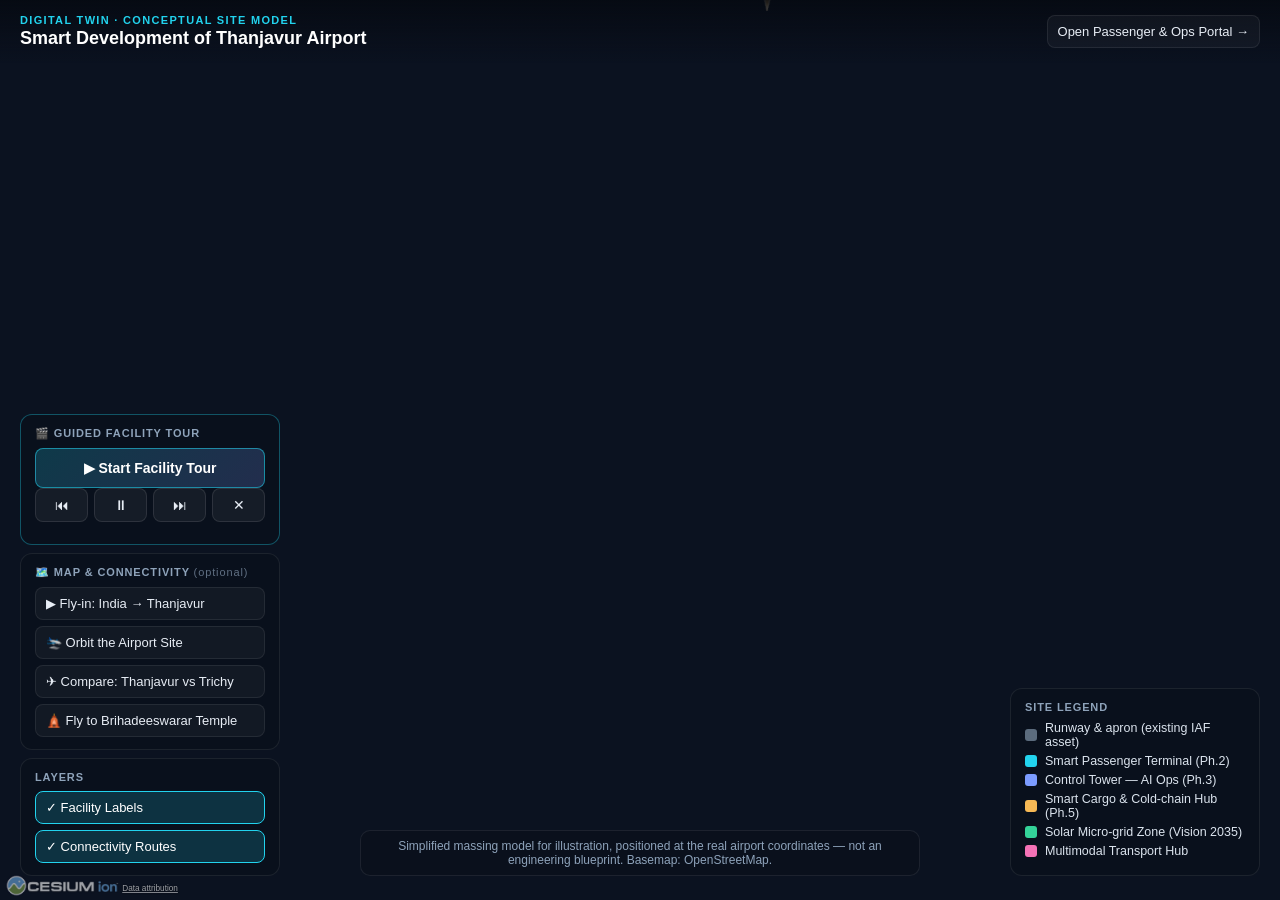
<file: digital-twin/index.html>
<!doctype html>
<html lang="en">
<head>
<meta charset="utf-8" />
<meta name="viewport" content="width=device-width, initial-scale=1" />
<title>Thanjavur Smart Airport — Digital Twin</title>
<link rel="stylesheet" href="vendor/cesium/Widgets/widgets.css" />
<link rel="stylesheet" href="../shared/style.css" />
<style>
  html, body, #cesiumContainer { width: 100%; height: 100%; margin: 0; padding: 0; overflow: hidden; background:#060a12; }
  #cesiumContainer { position: absolute; top:0; left:0; }

  .twin-topbar {
    position: absolute; top: 0; left: 0; right: 0; z-index: 20;
    display: flex; align-items: center; justify-content: space-between;
    padding: 14px 20px; background: linear-gradient(180deg, rgba(6,10,18,.92), rgba(6,10,18,0));
    pointer-events: none;
  }
  .twin-topbar .brand { pointer-events: auto; }
  .twin-topbar .brand .kicker { font-size: 11px; letter-spacing: .12em; color: var(--accent); text-transform: uppercase; font-weight: 700; }
  .twin-topbar .brand h1 { margin: 2px 0 0; font-size: 18px; color: #fff; font-weight: 700; }
  .twin-topbar nav { pointer-events: auto; display:flex; gap:8px; }

  .twin-controls {
    position: absolute; left: 20px; bottom: 24px; z-index: 20;
    display:flex; flex-direction:column; gap:8px; width: 260px;
  }
  .twin-panel {
    background: rgba(10,16,28,.94); border: 1px solid rgba(255,255,255,.08);
    border-radius: 12px; padding: 12px 14px;
  }
  .twin-panel h2 { margin:0 0 8px; font-size: 11px; letter-spacing:.08em; text-transform:uppercase; color: var(--text-muted); }
  .twin-btn {
    display:block; width:100%; text-align:left; background: rgba(255,255,255,.04);
    border: 1px solid rgba(255,255,255,.08); color:#e7edf5; padding:8px 10px; margin-bottom:6px;
    border-radius:8px; font-size:13px; cursor:pointer; transition:.15s;
  }
  .twin-btn:last-child{ margin-bottom:0; }
  .twin-btn:hover { background: rgba(34,211,238,.12); border-color: rgba(34,211,238,.4); }
  .twin-btn.active { background: rgba(34,211,238,.18); border-color: var(--accent); color:#fff; }

  /* Guided tour panel + CTA */
  .tour-panel { border-color: rgba(34,211,238,.35); }
  .tour-cta {
    margin-bottom:0; text-align:center; font-weight:700; font-size:14px;
    background: linear-gradient(135deg, rgba(34,211,238,.22), rgba(124,156,255,.22));
    border-color: rgba(34,211,238,.55); color:#fff; padding:11px 10px;
  }
  .tour-cta:hover { background: linear-gradient(135deg, rgba(34,211,238,.34), rgba(124,156,255,.34)); }
  .tour-live-controls { display:flex; flex-direction:column; gap:10px; }
  .tour-row { display:flex; gap:6px; }
  .tour-mini-btn {
    flex:1; background: rgba(255,255,255,.05); border:1px solid rgba(255,255,255,.1); color:#e7edf5;
    padding:8px 0; border-radius:8px; font-size:14px; cursor:pointer; transition:.15s;
  }
  .tour-mini-btn:hover { background: rgba(34,211,238,.16); border-color: rgba(34,211,238,.45); }
  .tour-mini-btn:disabled { opacity:.35; cursor:default; }
  .tour-mini-btn:disabled:hover { background: rgba(255,255,255,.05); border-color: rgba(255,255,255,.1); }
  .tour-progress { display:flex; gap:5px; justify-content:center; flex-wrap:wrap; }
  .tour-dot { width:7px; height:7px; border-radius:50%; background: rgba(255,255,255,.16); transition:.2s; }
  .tour-dot.done { background: rgba(34,211,238,.5); }
  .tour-dot.active { background: var(--accent); box-shadow:0 0 6px var(--accent); }

  .tour-caption {
    position:absolute; top: 86px; left:50%; transform:translateX(-50%); z-index: 22;
    width:min(560px, calc(100% - 40px)); text-align:center;
    background: rgba(10,16,28,.92); border:1px solid rgba(34,211,238,.4);
    border-radius:14px; padding:14px 22px; box-shadow: 0 8px 30px rgba(0,0,0,.35);
  }
  .tour-caption .tour-caption-eyebrow { font-size:10.5px; letter-spacing:.1em; text-transform:uppercase; color: var(--accent); font-weight:700; margin-bottom:4px; }
  .tour-caption h3 { margin: 0 0 6px; font-size:17px; color:#fff; }
  .tour-caption p { margin:0; font-size:13px; line-height:1.5; color:#dbe4ee; }

  .twin-legend { position:absolute; right:20px; bottom:24px; z-index:20; width: 250px; }
  .legend-row { display:flex; align-items:center; gap:8px; font-size:12.5px; color:#dbe4ee; margin:5px 0; }
  .legend-swatch { width:12px; height:12px; border-radius:3px; flex:none; }

  .twin-caption {
    position:absolute; left:50%; transform:translateX(-50%); bottom:24px; z-index:20;
    max-width:560px; text-align:center; font-size:12px; color: var(--text-muted);
    background: rgba(10,16,28,.7); border:1px solid rgba(255,255,255,.08); border-radius:10px; padding:8px 14px;
  }

  .info-toast {
    position:absolute; top: 78px; left:50%; transform:translateX(-50%); z-index: 25;
    background: rgba(10,16,28,.92); border:1px solid rgba(34,211,238,.4); color:#fff;
    padding:10px 18px; border-radius:10px; font-size:13px; max-width:640px; text-align:center;
    opacity:0; pointer-events:none; transition:opacity .3s ease;
  }
  .info-toast.show { opacity:1; }

  #loading {
    position:absolute; inset:0; z-index:50; background:#060a12; color:#8ea3ba;
    display:flex; flex-direction:column; align-items:center; justify-content:center; gap:10px;
    font-size:13px; letter-spacing:.04em;
  }
  #loading .spinner { width:34px;height:34px;border-radius:50%; border:3px solid rgba(34,211,238,.2); border-top-color:#22d3ee; animation:spin 1s linear infinite;}
  @keyframes spin{to{transform:rotate(360deg);}}

  /* keep OSM/Cesium attribution (required), just make it unobtrusive */
  .cesium-viewer-bottom { opacity:.6; transform: scale(.82); transform-origin: bottom left; }
  .cesium-viewer-bottom:hover { opacity:1; }
</style>
</head>
<body>

<div id="loading"><div class="spinner"></div><div>Loading digital twin scene…</div></div>

<div id="cesiumContainer"></div>

<div class="twin-topbar">
  <div class="brand">
    <div class="kicker">Digital Twin · Conceptual Site Model</div>
    <h1>Smart Development of Thanjavur Airport</h1>
  </div>
  <nav>
    <a class="twin-btn" style="margin:0; width:auto; display:inline-block;" href="../webapp/index.html">Open Passenger &amp; Ops Portal →</a>
  </nav>
</div>

<div class="tour-caption" id="tourCaption" hidden>
  <div class="tour-caption-eyebrow" id="tourStopEyebrow">Stop 1 of 9</div>
  <h3 id="tourStopTitle">Title</h3>
  <p id="tourStopDesc">Description</p>
</div>

<div class="twin-controls">
  <div class="twin-panel tour-panel">
    <h2>🎬 Guided Facility Tour</h2>
    <button class="twin-btn tour-cta" id="btn-tour-start">▶ Start Facility Tour</button>
    <div class="tour-live-controls" id="tourLiveControls" hidden>
      <div class="tour-row">
        <button class="tour-mini-btn" id="btn-tour-prev" title="Previous stop">⏮</button>
        <button class="tour-mini-btn" id="btn-tour-toggle" title="Pause">⏸</button>
        <button class="tour-mini-btn" id="btn-tour-next" title="Next stop">⏭</button>
        <button class="tour-mini-btn" id="btn-tour-exit" title="Exit tour">✕</button>
      </div>
      <div class="tour-progress" id="tourProgress"></div>
    </div>
  </div>
  <div class="twin-panel">
    <h2>🗺️ Map &amp; Connectivity <span style="opacity:.65; font-weight:400; text-transform:none;">(optional)</span></h2>
    <div class="map-panel">
      <button class="twin-btn" id="btn-intro">▶ Fly-in: India → Thanjavur</button>
      <button class="twin-btn" id="btn-site">🛬 Orbit the Airport Site</button>
      <button class="twin-btn" id="btn-compare">✈ Compare: Thanjavur vs Trichy</button>
      <button class="twin-btn" id="btn-city">🛕 Fly to Brihadeeswarar Temple</button>
    </div>
  </div>
  <div class="twin-panel">
    <h2>Layers</h2>
    <button class="twin-btn active" id="toggle-labels">✓ Facility Labels</button>
    <button class="twin-btn active" id="toggle-routes">✓ Connectivity Routes</button>
  </div>
</div>

<div class="twin-legend twin-panel">
  <h2>Site Legend</h2>
  <div class="legend-row"><span class="legend-swatch" style="background:#5b6b7d"></span>Runway &amp; apron (existing IAF asset)</div>
  <div class="legend-row"><span class="legend-swatch" style="background:#22d3ee"></span>Smart Passenger Terminal (Ph.2)</div>
  <div class="legend-row"><span class="legend-swatch" style="background:#7c9cff"></span>Control Tower — AI Ops (Ph.3)</div>
  <div class="legend-row"><span class="legend-swatch" style="background:#f7b955"></span>Smart Cargo &amp; Cold-chain Hub (Ph.5)</div>
  <div class="legend-row"><span class="legend-swatch" style="background:#34d399"></span>Solar Micro-grid Zone (Vision 2035)</div>
  <div class="legend-row"><span class="legend-swatch" style="background:#f472b6"></span>Multimodal Transport Hub</div>
</div>

<div class="twin-caption">
  Simplified massing model for illustration, positioned at the real airport coordinates — not an engineering blueprint. Basemap: OpenStreetMap.
</div>

<div class="info-toast" id="infoToast"></div>

<script>window.CESIUM_BASE_URL = 'vendor/cesium';</script>
<script src="vendor/cesium/Cesium.js"></script>
<script src="site-config.js"></script>
<script src="main.js"></script>
</body>
</html>
</file>
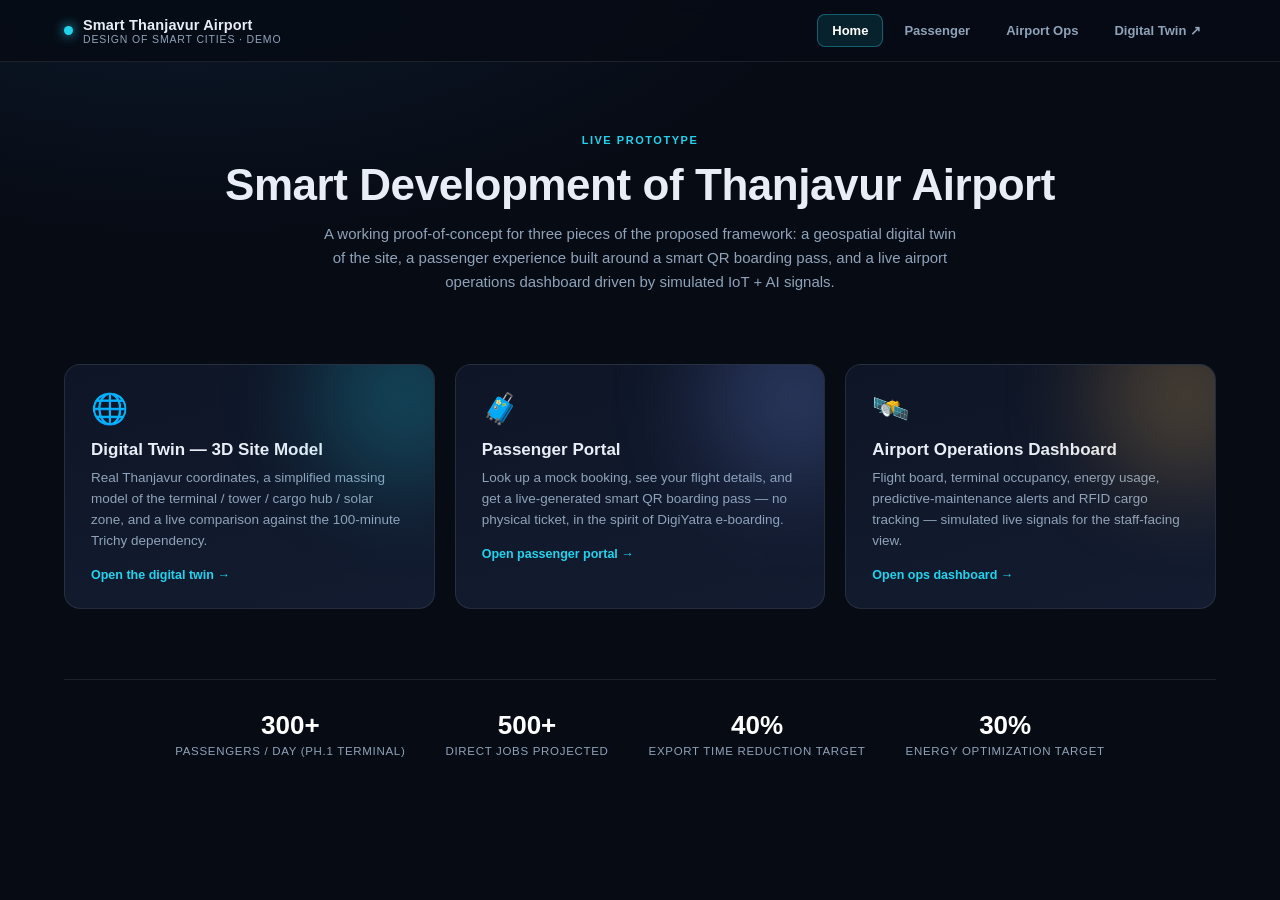
<file: webapp/index.html>
<!doctype html>
<html lang="en">
<head>
<meta charset="utf-8" />
<meta name="viewport" content="width=device-width, initial-scale=1" />
<title>Thanjavur Smart Airport — Portal</title>
<link rel="stylesheet" href="../shared/style.css" />
<style>
  .hero { padding: 72px 0 40px; text-align:center; }
  .hero h1 { font-size: clamp(28px, 4vw, 44px); margin: 14px 0 12px; letter-spacing:-0.01em; }
  .hero p { color: var(--text-muted); max-width: 640px; margin: 0 auto; font-size: 15px; line-height:1.6; }

  .grid { display:grid; grid-template-columns: repeat(3, 1fr); gap: 20px; padding: 30px 0 70px; }
  @media (max-width: 860px) { .grid { grid-template-columns: 1fr; } }

  .tile {
    display:block; padding: 26px; border-radius: 16px;
    background: linear-gradient(165deg, var(--surface), var(--surface-2));
    border: 1px solid var(--border); transition: transform .18s ease, border-color .18s ease;
    position: relative; overflow: hidden;
  }
  .tile:hover { transform: translateY(-4px); border-color: rgba(34,211,238,.4); }
  .tile .glow { position:absolute; width:180px; height:180px; border-radius:50%; filter:blur(50px); opacity:.25; top:-60px; right:-60px; }
  .tile .emoji { font-size: 30px; }
  .tile h3 { margin: 14px 0 8px; font-size: 17px; }
  .tile p { color: var(--text-muted); font-size: 13.5px; line-height:1.55; margin:0 0 16px; }
  .tile .go { font-size:12.5px; font-weight:700; color: var(--accent); }

  .stripe { border-top:1px solid var(--border); padding: 30px 0 60px; }
  .stripe .row { display:flex; gap:40px; flex-wrap:wrap; justify-content:center; text-align:center; }
  .stat { min-width:140px; }
  .stat .num { font-size:26px; font-weight:800; color:#fff; }
  .stat .lbl { font-size:11.5px; color:var(--text-muted); text-transform:uppercase; letter-spacing:.06em; margin-top:4px; }
</style>
</head>
<body>

<div class="topnav">
  <div class="bar">
    <div class="brand">
      <span class="dot"></span>
      <div class="name">Smart Thanjavur Airport<small>Design of Smart Cities · Demo</small></div>
    </div>
    <div class="links">
      <a class="navlink active" href="index.html">Home</a>
      <a class="navlink" href="passenger.html">Passenger</a>
      <a class="navlink" href="ops.html">Airport Ops</a>
      <a class="navlink" href="../digital-twin/index.html">Digital Twin ↗</a>
    </div>
  </div>
</div>

<div class="container">
  <div class="hero">
    <div class="kicker">Live Prototype</div>
    <h1>Smart Development of Thanjavur Airport</h1>
    <p>A working proof-of-concept for three pieces of the proposed framework: a geospatial digital twin of the site,
      a passenger experience built around a smart QR boarding pass, and a live airport operations dashboard
      driven by simulated IoT + AI signals.</p>
  </div>

  <div class="grid">
    <a class="tile" href="../digital-twin/index.html">
      <div class="glow" style="background:#22d3ee;"></div>
      <div class="emoji">🌐</div>
      <h3>Digital Twin — 3D Site Model</h3>
      <p>Real Thanjavur coordinates, a simplified massing model of the terminal / tower / cargo hub / solar zone,
        and a live comparison against the 100-minute Trichy dependency.</p>
      <div class="go">Open the digital twin →</div>
    </a>
    <a class="tile" href="passenger.html">
      <div class="glow" style="background:#7c9cff;"></div>
      <div class="emoji">🧳</div>
      <h3>Passenger Portal</h3>
      <p>Look up a mock booking, see your flight details, and get a live-generated smart QR boarding pass —
        no physical ticket, in the spirit of DigiYatra e-boarding.</p>
      <div class="go">Open passenger portal →</div>
    </a>
    <a class="tile" href="ops.html">
      <div class="glow" style="background:#f7b955;"></div>
      <div class="emoji">🛰️</div>
      <h3>Airport Operations Dashboard</h3>
      <p>Flight board, terminal occupancy, energy usage, predictive-maintenance alerts and RFID cargo tracking —
        simulated live signals for the staff-facing view.</p>
      <div class="go">Open ops dashboard →</div>
    </a>
  </div>

  <div class="stripe">
    <div class="row">
      <div class="stat"><div class="num">300+</div><div class="lbl">Passengers / day (Ph.1 terminal)</div></div>
      <div class="stat"><div class="num">500+</div><div class="lbl">Direct jobs projected</div></div>
      <div class="stat"><div class="num">40%</div><div class="lbl">Export time reduction target</div></div>
      <div class="stat"><div class="num">30%</div><div class="lbl">Energy optimization target</div></div>
    </div>
  </div>
</div>

</body>
</html>
</file>
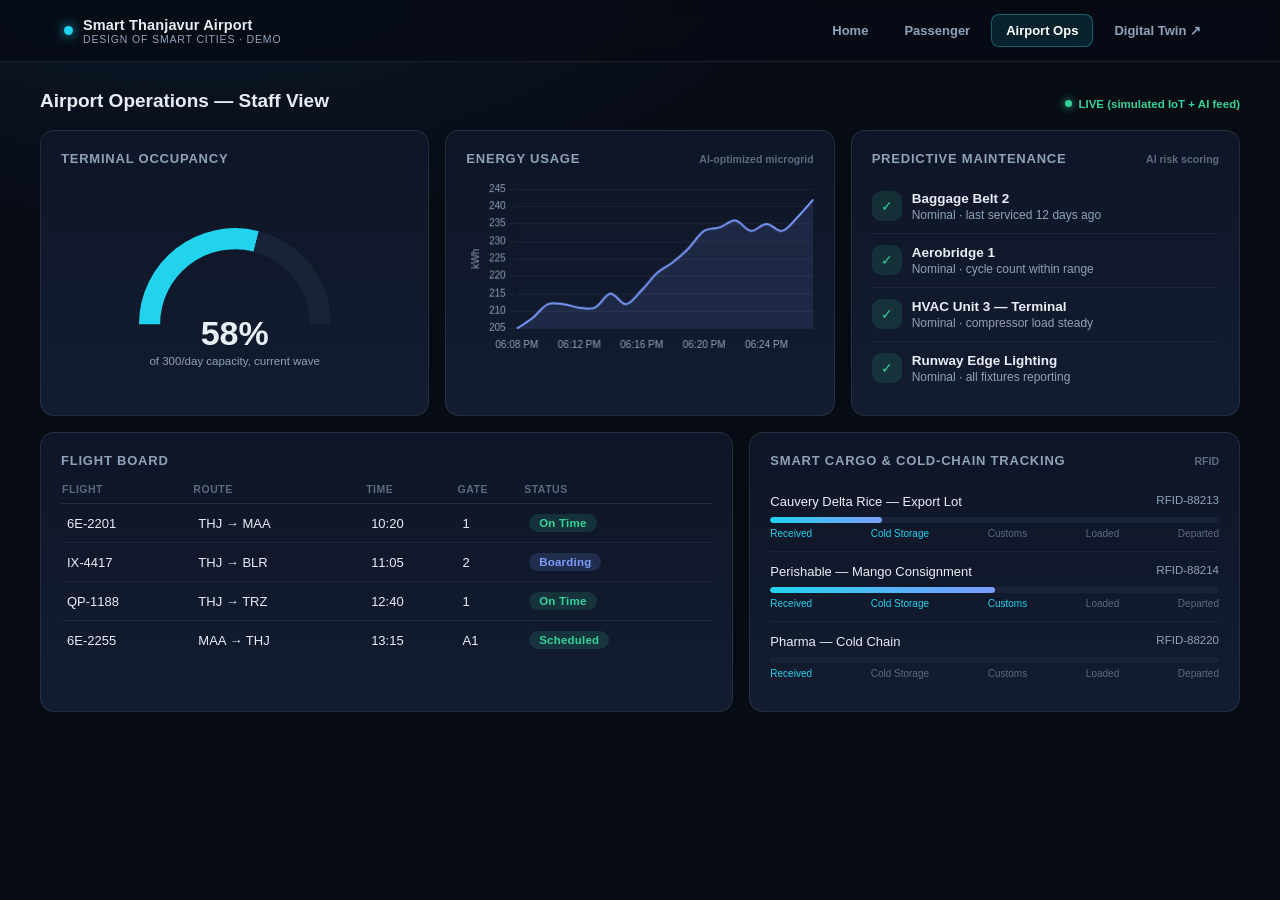
<file: webapp/ops.html>
<!doctype html>
<html lang="en">
<head>
<meta charset="utf-8" />
<meta name="viewport" content="width=device-width, initial-scale=1" />
<title>Airport Operations — Thanjavur Smart Airport</title>
<link rel="stylesheet" href="../shared/style.css" />
<style>
  .dash { padding: 28px 0 70px; }
  .dash-head { display:flex; align-items:baseline; justify-content:space-between; margin-bottom: 18px; flex-wrap:wrap; gap:10px;}
  .dash-head h1 { font-size: 19px; margin:0; }
  .live-badge { display:inline-flex; align-items:center; gap:6px; font-size:11.5px; color: var(--good); font-weight:700; }
  .live-dot { width:7px; height:7px; border-radius:50%; background: var(--good); box-shadow:0 0 8px var(--good); animation: blink 1.6s infinite; }
  @keyframes blink { 50% { opacity:.3; } }

  .grid { display:grid; grid-template-columns: repeat(12, 1fr); gap: 16px; }
  .g-4 { grid-column: span 4; } .g-6 { grid-column: span 6; } .g-8 { grid-column: span 8; } .g-12 { grid-column: span 12; }
  @media (max-width: 980px) { .g-4, .g-6, .g-8 { grid-column: span 12; } }

  .card h2 { font-size: 13px; text-transform:uppercase; letter-spacing:.06em; color: var(--text-muted); margin: 0 0 14px; display:flex; justify-content:space-between; align-items:center;}
  .card h2 .tag { font-size:10.5px; color:var(--text-faint); text-transform:none; letter-spacing:0; }

  .gauge-wrap { display:flex; flex-direction:column; align-items:center; }
  .gauge-num { font-size: 34px; font-weight:800; margin-top:-58px; }
  .gauge-lbl { font-size:11.5px; color:var(--text-muted); margin-top: 2px; }

  table.flightboard { width:100%; border-collapse:collapse; font-size:13px; }
  table.flightboard th { text-align:left; font-size:10.5px; color:var(--text-faint); text-transform:uppercase; letter-spacing:.05em; padding-bottom:8px; border-bottom:1px solid var(--border); }
  table.flightboard td { padding: 10px 6px; border-bottom: 1px solid rgba(255,255,255,.05); }
  table.flightboard tr:last-child td { border-bottom:none; }

  .alert-item { display:flex; align-items:flex-start; gap:10px; padding: 11px 0; border-bottom:1px solid rgba(255,255,255,.05); transition: background .4s; }
  .alert-item:last-child { border-bottom:none; }
  .alert-item .ic { width:30px; height:30px; border-radius:9px; display:flex; align-items:center; justify-content:center; flex:none; font-size:14px; }
  .alert-item .body .name { font-size:13.5px; font-weight:600; }
  .alert-item .body .msg { font-size:12px; color: var(--text-muted); margin-top:2px; }
  .alert-item.flash { background: rgba(247,185,85,.08); }

  .cargo-item { padding: 12px 0; border-bottom:1px solid rgba(255,255,255,.05); }
  .cargo-item:last-child { border-bottom:none; }
  .cargo-top { display:flex; justify-content:space-between; font-size:13px; margin-bottom:8px; }
  .cargo-top .id { color: var(--text-muted); font-size:11.5px; }
  .progress-track { height:6px; border-radius:3px; background: var(--surface-3); overflow:hidden; }
  .progress-fill { height:100%; border-radius:3px; background: linear-gradient(90deg, var(--accent), var(--accent-2)); transition: width 1s ease; }
  .stage-labels { display:flex; justify-content:space-between; font-size:10px; color:var(--text-faint); margin-top:5px; }
</style>
</head>
<body>

<div class="topnav">
  <div class="bar">
    <div class="brand"><span class="dot"></span>
      <div class="name">Smart Thanjavur Airport<small>Design of Smart Cities · Demo</small></div>
    </div>
    <div class="links">
      <a class="navlink" href="index.html">Home</a>
      <a class="navlink" href="passenger.html">Passenger</a>
      <a class="navlink active" href="ops.html">Airport Ops</a>
      <a class="navlink" href="../digital-twin/index.html">Digital Twin ↗</a>
    </div>
  </div>
</div>

<div class="container dash">
  <div class="dash-head">
    <h1>Airport Operations — Staff View</h1>
    <div class="live-badge"><span class="live-dot"></span>LIVE (simulated IoT + AI feed)</div>
  </div>

  <div class="grid">
    <div class="card g-4">
      <h2>Terminal Occupancy</h2>
      <div class="gauge-wrap">
        <canvas id="gaugeChart" width="220" height="130"></canvas>
        <div class="gauge-num" id="gaugeNum">—</div>
        <div class="gauge-lbl">of 300/day capacity, current wave</div>
      </div>
    </div>

    <div class="card g-4">
      <h2>Energy Usage <span class="tag">AI-optimized microgrid</span></h2>
      <canvas id="energyChart" height="150"></canvas>
    </div>

    <div class="card g-4">
      <h2>Predictive Maintenance <span class="tag">AI risk scoring</span></h2>
      <div id="alerts"></div>
    </div>

    <div class="card g-7" style="grid-column: span 7;">
      <h2>Flight Board</h2>
      <table class="flightboard">
        <thead><tr><th>Flight</th><th>Route</th><th>Time</th><th>Gate</th><th>Status</th></tr></thead>
        <tbody id="flightRows"></tbody>
      </table>
    </div>

    <div class="card" style="grid-column: span 5;">
      <h2>Smart Cargo &amp; Cold-Chain Tracking <span class="tag">RFID</span></h2>
      <div id="cargoList"></div>
    </div>
  </div>
</div>

<script src="vendor/chart.umd.min.js"></script>
<script src="ops.js"></script>
</body>
</html>
</file>
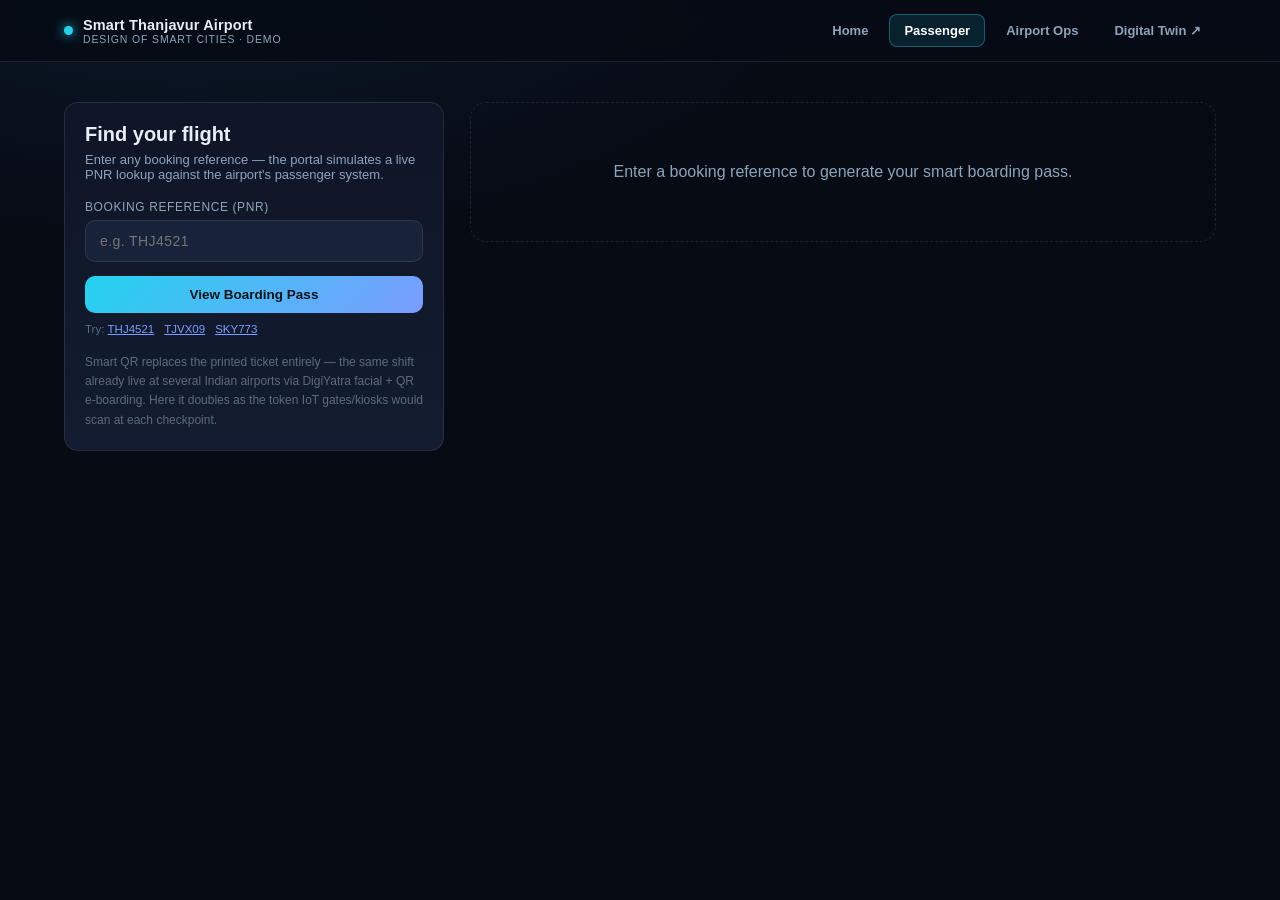
<file: webapp/passenger.html>
<!doctype html>
<html lang="en">
<head>
<meta charset="utf-8" />
<meta name="viewport" content="width=device-width, initial-scale=1" />
<title>Passenger Portal — Thanjavur Smart Airport</title>
<link rel="stylesheet" href="../shared/style.css" />
<style>
  .wrap { padding: 40px 0 70px; display:grid; grid-template-columns: 380px 1fr; gap: 26px; align-items:start; }
  @media (max-width: 860px) { .wrap { grid-template-columns: 1fr; } }

  .lookup h2 { margin:0 0 6px; font-size:20px; }
  .lookup p.sub { color:var(--text-muted); font-size:13px; margin:0 0 18px; }
  .field { margin-bottom: 14px; }
  .field label { display:block; font-size:12px; color:var(--text-muted); margin-bottom:6px; text-transform:uppercase; letter-spacing:.05em; }
  .field input {
    width:100%; background: var(--surface-3); border:1px solid var(--border); color:#fff;
    padding: 12px 14px; border-radius:10px; font-size:14px; font-family: var(--font); letter-spacing:.03em;
  }
  .field input:focus { outline:none; border-color: var(--accent); }
  .demo-codes { font-size:11.5px; color:var(--text-faint); margin-top:10px; }
  .demo-codes button { background:none; border:none; color:var(--accent-2); cursor:pointer; font-size:11.5px; text-decoration:underline; padding:0; margin-right:10px; }

  .boarding-pass {
    display:grid; grid-template-columns: 1fr 190px; gap: 0; border-radius: 18px; overflow:hidden;
    background: linear-gradient(160deg, var(--surface), var(--surface-2)); border:1px solid var(--border);
  }
  .bp-main { padding: 26px 26px 20px; }
  .bp-route { display:flex; align-items:center; gap:16px; margin-bottom: 18px; }
  .bp-route .code { font-size: 30px; font-weight:800; letter-spacing:-0.01em; }
  .bp-route .arrow { color: var(--accent); font-size:20px; }
  .bp-route .city { font-size:11.5px; color:var(--text-muted); margin-top:2px; }
  .bp-grid { display:grid; grid-template-columns: repeat(4, 1fr); gap: 16px; margin-top:6px; }
  .bp-grid .k { font-size:10.5px; color:var(--text-muted); text-transform:uppercase; letter-spacing:.06em; margin-bottom:4px;}
  .bp-grid .v { font-size:15px; font-weight:700; }
  .bp-side {
    background: rgba(0,0,0,.22); border-left: 2px dashed rgba(255,255,255,.15);
    display:flex; flex-direction:column; align-items:center; justify-content:center; padding: 18px; gap:10px;
  }
  .bp-side #qrcode { background:#fff; padding:8px; border-radius:10px; line-height:0; }
  .bp-side .pnr { font-size: 11px; color: var(--text-muted); letter-spacing:.08em; }
  .bp-side .smart-tag { font-size:10px; color: var(--accent); font-weight:700; text-transform:uppercase; letter-spacing:.06em; }

  .timeline { margin-top: 22px; }
  .timeline h3 { font-size:12.5px; text-transform:uppercase; letter-spacing:.06em; color:var(--text-muted); margin: 0 0 14px; }
  .steps { display:flex; gap: 6px; }
  .step { flex:1; text-align:center; }
  .step .bubble { width:30px; height:30px; margin:0 auto 8px; border-radius:50%; display:flex; align-items:center; justify-content:center; font-size:13px; border: 2px solid var(--border); color:var(--text-faint); background: var(--surface-3);}
  .step.done .bubble { background: rgba(52,211,153,.18); border-color: var(--good); color: var(--good); }
  .step.active .bubble { background: rgba(34,211,238,.18); border-color: var(--accent); color: var(--accent); animation: pulse 1.4s infinite; }
  @keyframes pulse { 0%,100%{ box-shadow: 0 0 0 0 rgba(34,211,238,.4);} 50%{ box-shadow: 0 0 0 6px rgba(34,211,238,0);} }
  .step .lbl { font-size: 10.5px; color: var(--text-muted); }
  .bar-track { height:3px; background:var(--border); position:relative; margin: -23px 0 0; z-index:-1; }

  .note { margin-top:18px; font-size:12px; color:var(--text-faint); line-height:1.6; }
  .empty { padding: 60px 20px; text-align:center; color: var(--text-muted); border:1px dashed var(--border); border-radius:16px; }
</style>
</head>
<body>

<div class="topnav">
  <div class="bar">
    <div class="brand"><span class="dot"></span>
      <div class="name">Smart Thanjavur Airport<small>Design of Smart Cities · Demo</small></div>
    </div>
    <div class="links">
      <a class="navlink" href="index.html">Home</a>
      <a class="navlink active" href="passenger.html">Passenger</a>
      <a class="navlink" href="ops.html">Airport Ops</a>
      <a class="navlink" href="../digital-twin/index.html">Digital Twin ↗</a>
    </div>
  </div>
</div>

<div class="container">
  <div class="wrap">
    <div class="lookup card">
      <h2>Find your flight</h2>
      <p class="sub">Enter any booking reference — the portal simulates a live PNR lookup against the airport's passenger system.</p>
      <div class="field">
        <label>Booking Reference (PNR)</label>
        <input id="pnrInput" placeholder="e.g. THJ4521" maxlength="10" autocomplete="off" />
      </div>
      <button class="btn" id="lookupBtn" style="width:100%; justify-content:center;">View Boarding Pass</button>
      <div class="demo-codes">
        Try: <button data-pnr="THJ4521">THJ4521</button><button data-pnr="TJVX09">TJVX09</button><button data-pnr="SKY773">SKY773</button>
      </div>
      <div class="note">
        Smart QR replaces the printed ticket entirely — the same shift already live at several Indian airports via
        DigiYatra facial + QR e-boarding. Here it doubles as the token IoT gates/kiosks would scan at each checkpoint.
      </div>
    </div>

    <div id="result">
      <div class="empty">Enter a booking reference to generate your smart boarding pass.</div>
    </div>
  </div>
</div>

<script src="vendor/qrcode.js"></script>
<script src="vendor/qrcode_utf8.js"></script>
<script src="passenger.js"></script>
</body>
</html>
</file>
<file: digital-twin/vendor/cesium/Widgets/widgets.css>
/* packages/widgets/Source/shared.css */
.cesium-svgPath-svg {
  position: absolute;
  top: 0;
  left: 0;
  width: 100%;
  height: 100%;
  overflow: hidden;
}
.cesium-button {
  display: inline-block;
  position: relative;
  background: #303336;
  border: 1px solid #444;
  color: #edffff;
  fill: #edffff;
  border-radius: 4px;
  padding: 5px 12px;
  margin: 2px 3px;
  cursor: pointer;
  overflow: hidden;
  -moz-user-select: none;
  -webkit-user-select: none;
  -ms-user-select: none;
  user-select: none;
}
.cesium-button:focus {
  color: #fff;
  fill: #fff;
  border-color: #ea4;
  outline: none;
}
.cesium-button:hover {
  color: #fff;
  fill: #fff;
  background: #48b;
  border-color: #aef;
  box-shadow: 0 0 8px #fff;
}
.cesium-button:active {
  color: #000;
  fill: #000;
  background: #adf;
  border-color: #fff;
  box-shadow: 0 0 8px #fff;
}
.cesium-button:disabled,
.cesium-button-disabled,
.cesium-button-disabled:focus,
.cesium-button-disabled:hover,
.cesium-button-disabled:active {
  background: #303336;
  border-color: #444;
  color: #646464;
  fill: #646464;
  box-shadow: none;
  cursor: default;
}
.cesium-button option {
  background-color: #000;
  color: #eee;
}
.cesium-button option:disabled {
  color: #777;
}
.cesium-button input,
.cesium-button label {
  cursor: pointer;
}
.cesium-button input {
  vertical-align: sub;
}
.cesium-toolbar-button {
  box-sizing: border-box;
  width: 32px;
  height: 32px;
  border-radius: 14%;
  padding: 0;
  vertical-align: middle;
  z-index: 0;
}
.cesium-performanceDisplay-defaultContainer {
  position: absolute;
  top: 50px;
  right: 10px;
  text-align: right;
}
.cesium-performanceDisplay {
  background-color: rgba(40, 40, 40, 0.7);
  padding: 7px;
  border-radius: 5px;
  border: 1px solid #444;
  font: bold 12px sans-serif;
}
.cesium-performanceDisplay-fps {
  color: #e52;
}
.cesium-performanceDisplay-throttled {
  color: #a42;
}
.cesium-performanceDisplay-ms {
  color: #de3;
}

/* packages/widgets/Source/Animation/Animation.css */
.cesium-animation-theme {
  visibility: hidden;
  display: block;
  position: absolute;
  z-index: -100;
}
.cesium-animation-themeNormal {
  color: #222;
}
.cesium-animation-themeHover {
  color: #4488b0;
}
.cesium-animation-themeSelect {
  color: #242;
}
.cesium-animation-themeDisabled {
  color: #333;
}
.cesium-animation-themeKnob {
  color: #222;
}
.cesium-animation-themePointer {
  color: #2e2;
}
.cesium-animation-themeSwoosh {
  color: #8ac;
}
.cesium-animation-themeSwooshHover {
  color: #aef;
}
.cesium-animation-svgText {
  fill: #edffff;
  font-family: Sans-Serif;
  font-size: 15px;
  text-anchor: middle;
}
.cesium-animation-blank {
  fill: #000;
  fill-opacity: 0.01;
  stroke: none;
}
.cesium-animation-rectButton {
  cursor: pointer;
  -moz-user-select: none;
  -webkit-user-select: none;
  -ms-user-select: none;
  user-select: none;
}
.cesium-animation-rectButton .cesium-animation-buttonGlow {
  fill: #fff;
  stroke: none;
  display: none;
}
.cesium-animation-rectButton:hover .cesium-animation-buttonGlow {
  display: block;
}
.cesium-animation-rectButton .cesium-animation-buttonPath {
  fill: #edffff;
}
.cesium-animation-rectButton .cesium-animation-buttonMain {
  stroke: #444;
  stroke-width: 1.2;
}
.cesium-animation-rectButton:hover .cesium-animation-buttonMain {
  stroke: #aef;
}
.cesium-animation-rectButton:active .cesium-animation-buttonMain {
  fill: #abd6ff;
}
.cesium-animation-buttonDisabled {
  -moz-user-select: none;
  -webkit-user-select: none;
  -ms-user-select: none;
  user-select: none;
}
.cesium-animation-buttonDisabled .cesium-animation-buttonMain {
  stroke: #555;
}
.cesium-animation-buttonDisabled .cesium-animation-buttonPath {
  fill: #818181;
}
.cesium-animation-buttonDisabled .cesium-animation-buttonGlow {
  display: none;
}
.cesium-animation-buttonToggled .cesium-animation-buttonGlow {
  display: block;
  fill: #2e2;
}
.cesium-animation-buttonToggled .cesium-animation-buttonMain {
  stroke: #2e2;
}
.cesium-animation-buttonToggled:hover .cesium-animation-buttonGlow {
  fill: #fff;
}
.cesium-animation-buttonToggled:hover .cesium-animation-buttonMain {
  stroke: #2e2;
}
.cesium-animation-shuttleRingG {
  cursor: pointer;
}
.cesium-animation-shuttleRingPointer {
  cursor: pointer;
}
.cesium-animation-shuttleRingPausePointer {
  cursor: pointer;
}
.cesium-animation-shuttleRingBack {
  fill: #181818;
  fill-opacity: 0.8;
  stroke: #333;
  stroke-width: 1.2;
}
.cesium-animation-shuttleRingSwoosh line {
  stroke: #8ac;
  stroke-width: 3;
  stroke-opacity: 0.2;
  stroke-linecap: round;
}
.cesium-animation-knobOuter {
  cursor: pointer;
  stroke: #444;
  stroke-width: 1.2;
}
.cesium-animation-knobInner {
  cursor: pointer;
}

/* packages/widgets/Source/BaseLayerPicker/BaseLayerPicker.css */
.cesium-baseLayerPicker-selected {
  position: absolute;
  top: 0;
  left: 0;
  width: 100%;
  height: 100%;
  border: none;
}
.cesium-baseLayerPicker-dropDown {
  display: block;
  position: absolute;
  box-sizing: content-box;
  top: auto;
  right: 0;
  width: 320px;
  max-height: 500px;
  margin-top: 5px;
  background-color: rgba(38, 38, 38, 0.75);
  border: 1px solid #444;
  padding: 6px;
  overflow: auto;
  border-radius: 10px;
  -moz-user-select: none;
  -webkit-user-select: none;
  -ms-user-select: none;
  user-select: none;
  transform: translate(0, -20%);
  visibility: hidden;
  opacity: 0;
  transition:
    visibility 0s 0.2s,
    opacity 0.2s ease-in,
    transform 0.2s ease-in;
}
.cesium-baseLayerPicker-dropDown-visible {
  transform: translate(0, 0);
  visibility: visible;
  opacity: 1;
  transition: opacity 0.2s ease-out, transform 0.2s ease-out;
}
.cesium-baseLayerPicker-sectionTitle {
  display: block;
  font-family: sans-serif;
  font-size: 16pt;
  text-align: left;
  color: #edffff;
  margin-bottom: 4px;
}
.cesium-baseLayerPicker-choices {
  margin-bottom: 5px;
}
.cesium-baseLayerPicker-categoryTitle {
  color: #edffff;
  font-size: 11pt;
}
.cesium-baseLayerPicker-choices {
  display: block;
  border: 1px solid #888;
  border-radius: 5px;
  padding: 5px 0;
}
.cesium-baseLayerPicker-item {
  display: inline-block;
  vertical-align: top;
  margin: 2px 5px;
  width: 64px;
  text-align: center;
  cursor: pointer;
}
.cesium-baseLayerPicker-itemLabel {
  display: block;
  font-family: sans-serif;
  font-size: 8pt;
  text-align: center;
  vertical-align: middle;
  color: #edffff;
  cursor: pointer;
  word-wrap: break-word;
}
.cesium-baseLayerPicker-item:hover .cesium-baseLayerPicker-itemLabel,
.cesium-baseLayerPicker-item:focus .cesium-baseLayerPicker-itemLabel {
  text-decoration: underline;
}
.cesium-baseLayerPicker-itemIcon {
  display: inline-block;
  position: relative;
  width: inherit;
  height: auto;
  background-size: 100% 100%;
  border: solid 1px #444;
  border-radius: 9px;
  color: #edffff;
  margin: 0;
  padding: 0;
  cursor: pointer;
  box-sizing: border-box;
}
.cesium-baseLayerPicker-item:hover .cesium-baseLayerPicker-itemIcon {
  border-color: #fff;
  box-shadow: 0 0 8px #fff, 0 0 8px #fff;
}
.cesium-baseLayerPicker-selectedItem .cesium-baseLayerPicker-itemLabel {
  color: rgb(189, 236, 248);
}
.cesium-baseLayerPicker-selectedItem .cesium-baseLayerPicker-itemIcon {
  border: double 4px rgb(189, 236, 248);
}

/* packages/engine/Source/Widget/CesiumWidget.css */
.cesium-widget {
  font-family: sans-serif;
  font-size: 16px;
  overflow: hidden;
  display: block;
  position: relative;
  top: 0;
  left: 0;
  width: 100%;
  height: 100%;
}
.cesium-widget,
.cesium-widget canvas {
  width: 100%;
  height: 100%;
  touch-action: none;
}
.cesium-widget-credits {
  display: block;
  position: absolute;
  bottom: 0;
  left: 0;
  color: #fff;
  font-size: 10px;
  text-shadow: 0px 0px 2px #000000;
  padding-right: 5px;
}
.cesium-widget-errorPanel {
  position: absolute;
  top: 0;
  right: 0;
  bottom: 0;
  left: 0;
  text-align: center;
  background: rgba(0, 0, 0, 0.7);
  z-index: 99999;
}
.cesium-widget-errorPanel:before {
  display: inline-block;
  vertical-align: middle;
  height: 100%;
  content: "";
}
.cesium-widget-errorPanel-content {
  width: 75%;
  max-width: 500px;
  display: inline-block;
  text-align: left;
  vertical-align: middle;
  border: 1px solid #510c00;
  border-radius: 7px;
  background-color: #f0d9d5;
  font-size: 14px;
  color: #510c00;
}
.cesium-widget-errorPanel-content.expanded {
  max-width: 75%;
}
.cesium-widget-errorPanel-header {
  font-size: 18px;
  font-family:
    "Open Sans",
    Verdana,
    Geneva,
    sans-serif;
  background: #d69d93;
  border-bottom: 2px solid #510c00;
  padding-bottom: 10px;
  border-radius: 3px 3px 0 0;
  padding: 15px;
}
.cesium-widget-errorPanel-scroll {
  overflow: auto;
  font-family:
    "Open Sans",
    Verdana,
    Geneva,
    sans-serif;
  white-space: pre-wrap;
  padding: 0 15px;
  margin: 10px 0 20px 0;
}
.cesium-widget-errorPanel-buttonPanel {
  padding: 0 15px;
  margin: 10px 0 20px 0;
  text-align: right;
}
.cesium-widget-errorPanel-buttonPanel button {
  border-color: #510c00;
  background: #d69d93;
  color: #202020;
  margin: 0;
}
.cesium-widget-errorPanel-buttonPanel button:focus {
  border-color: #510c00;
  background: #f0d9d5;
  color: #510c00;
}
.cesium-widget-errorPanel-buttonPanel button:hover {
  border-color: #510c00;
  background: #f0d9d5;
  color: #510c00;
}
.cesium-widget-errorPanel-buttonPanel button:active {
  border-color: #510c00;
  background: #b17b72;
  color: #510c00;
}
.cesium-widget-errorPanel-more-details {
  text-decoration: underline;
  cursor: pointer;
}
.cesium-widget-errorPanel-more-details:hover {
  color: #2b0700;
}

/* packages/widgets/Source/CesiumInspector/CesiumInspector.css */
.cesium-cesiumInspector {
  border-radius: 5px;
  transition: width ease-in-out 0.25s;
  background: rgba(48, 51, 54, 0.8);
  border: 1px solid #444;
  color: #edffff;
  display: inline-block;
  position: relative;
  padding: 4px 12px;
  -moz-user-select: none;
  -webkit-user-select: none;
  -ms-user-select: none;
  user-select: none;
  overflow: hidden;
}
.cesium-cesiumInspector-button {
  text-align: center;
  font-size: 11pt;
}
.cesium-cesiumInspector-visible .cesium-cesiumInspector-button {
  border-bottom: 1px solid #aaa;
  padding-bottom: 3px;
}
.cesium-cesiumInspector input:enabled,
.cesium-cesiumInspector-button {
  cursor: pointer;
}
.cesium-cesiumInspector-visible {
  width: 185px;
  height: auto;
}
.cesium-cesiumInspector-hidden {
  width: 122px;
  height: 17px;
}
.cesium-cesiumInspector-sectionContent {
  max-height: 600px;
}
.cesium-cesiumInspector-section-collapsed .cesium-cesiumInspector-sectionContent {
  max-height: 0;
  padding: 0 !important;
  overflow: hidden;
}
.cesium-cesiumInspector-dropDown {
  margin: 5px 0;
  font-family: sans-serif;
  font-size: 10pt;
  width: 185px;
}
.cesium-cesiumInspector-frustumStatistics {
  padding-left: 10px;
  padding: 5px;
  background-color: rgba(80, 80, 80, 0.75);
}
.cesium-cesiumInspector-pickButton {
  background-color: rgba(0, 0, 0, 0.3);
  border: 1px solid #444;
  color: #edffff;
  border-radius: 5px;
  padding: 3px 7px;
  cursor: pointer;
  -moz-user-select: none;
  -webkit-user-select: none;
  -ms-user-select: none;
  user-select: none;
  margin: 0 auto;
}
.cesium-cesiumInspector-pickButton:focus {
  outline: none;
}
.cesium-cesiumInspector-pickButton:active,
.cesium-cesiumInspector-pickButtonHighlight {
  color: #000;
  background: #adf;
  border-color: #fff;
  box-shadow: 0 0 8px #fff;
}
.cesium-cesiumInspector-center {
  text-align: center;
}
.cesium-cesiumInspector-sectionHeader {
  font-weight: bold;
  font-size: 10pt;
  margin: 0;
  cursor: pointer;
}
.cesium-cesiumInspector-pickSection {
  border: 1px solid #aaa;
  border-radius: 5px;
  padding: 3px;
  margin-bottom: 5px;
}
.cesium-cesiumInspector-sectionContent {
  margin-bottom: 10px;
  transition: max-height 0.25s;
}
.cesium-cesiumInspector-tileText {
  padding-bottom: 10px;
  border-bottom: 1px solid #aaa;
}
.cesium-cesiumInspector-relativeText {
  padding-top: 10px;
}
.cesium-cesiumInspector-sectionHeader::before {
  margin-right: 5px;
  content: "-";
  width: 1ch;
  display: inline-block;
}
.cesium-cesiumInspector-section-collapsed .cesium-cesiumInspector-sectionHeader::before {
  content: "+";
}

/* packages/widgets/Source/Cesium3DTilesInspector/Cesium3DTilesInspector.css */
ul.cesium-cesiumInspector-statistics {
  margin: 0;
  padding-top: 3px;
  padding-bottom: 3px;
}
ul.cesium-cesiumInspector-statistics + ul.cesium-cesiumInspector-statistics {
  border-top: 1px solid #aaa;
}
.cesium-cesiumInspector-slider {
  margin-top: 5px;
}
.cesium-cesiumInspector-slider input[type=number] {
  text-align: left;
  background-color: #222;
  outline: none;
  border: 1px solid #444;
  color: #edffff;
  width: 100px;
  border-radius: 3px;
  padding: 1px;
  margin-left: 10px;
  cursor: auto;
}
.cesium-cesiumInspector-slider input[type=number]::-webkit-outer-spin-button,
.cesium-cesiumInspector-slider input[type=number]::-webkit-inner-spin-button {
  -webkit-appearance: none;
  margin: 0;
}
.cesium-cesiumInspector-slider input[type=range] {
  margin-left: 5px;
  vertical-align: middle;
}
.cesium-cesiumInspector-hide .cesium-cesiumInspector-styleEditor {
  display: none;
}
.cesium-cesiumInspector-styleEditor {
  padding: 10px;
  border-radius: 5px;
  background: rgba(48, 51, 54, 0.8);
  border: 1px solid #444;
}
.cesium-cesiumInspector-styleEditor textarea {
  width: 100%;
  height: 300px;
  background: transparent;
  color: #edffff;
  border: none;
  padding: 0;
  white-space: pre;
  overflow-wrap: normal;
  overflow-x: auto;
}
.cesium-3DTilesInspector {
  width: 300px;
  pointer-events: all;
}
.cesium-3DTilesInspector-statistics {
  font-size: 11px;
}
.cesium-3DTilesInspector-disabledElementsInfo {
  margin: 5px 0 0 0;
  padding: 0 0 0 20px;
  color: #eed202;
}
.cesium-3DTilesInspector div,
.cesium-3DTilesInspector input[type=range] {
  width: 100%;
  box-sizing: border-box;
}
.cesium-cesiumInspector-error {
  color: #ff9e9e;
  overflow: auto;
}
.cesium-3DTilesInspector .cesium-cesiumInspector-section {
  margin-top: 3px;
}
.cesium-3DTilesInspector .cesium-cesiumInspector-sectionHeader + .cesium-cesiumInspector-show {
  border-top: 1px solid white;
}
input.cesium-cesiumInspector-url {
  overflow: hidden;
  white-space: nowrap;
  overflow-x: scroll;
  background-color: transparent;
  color: white;
  outline: none;
  border: none;
  height: 1em;
  width: 100%;
}
.cesium-cesiumInspector .field-group {
  display: table;
}
.cesium-cesiumInspector .field-group > label {
  display: table-cell;
  font-weight: bold;
}
.cesium-cesiumInspector .field-group > .field {
  display: table-cell;
  width: 100%;
}

/* packages/widgets/Source/VoxelInspector/VoxelInspector.css */
.cesium-VoxelInspector {
  width: 300px;
  pointer-events: all;
}
.cesium-VoxelInspector div,
.cesium-VoxelInspector input[type=range] {
  width: 100%;
  box-sizing: border-box;
}
.cesium-VoxelInspector .cesium-cesiumInspector-section {
  margin-top: 3px;
}
.cesium-VoxelInspector .cesium-cesiumInspector-sectionHeader + .cesium-cesiumInspector-show {
  border-top: 1px solid white;
}

/* packages/widgets/Source/FullscreenButton/FullscreenButton.css */
.cesium-button.cesium-fullscreenButton {
  display: block;
  width: 100%;
  height: 100%;
  margin: 0;
  border-radius: 0;
}

/* packages/widgets/Source/VRButton/VRButton.css */
.cesium-button.cesium-vrButton {
  display: block;
  width: 100%;
  height: 100%;
  margin: 0;
  border-radius: 0;
}

/* packages/widgets/Source/Geocoder/Geocoder.css */
.cesium-viewer-geocoderContainer .cesium-geocoder-input {
  border: solid 1px #444;
  background-color: rgba(40, 40, 40, 0.7);
  color: white;
  display: inline-block;
  vertical-align: middle;
  width: 0;
  height: 32px;
  margin: 0;
  padding: 0 32px 0 0;
  border-radius: 0;
  box-sizing: border-box;
  transition: width ease-in-out 0.25s, background-color 0.2s ease-in-out;
  -webkit-appearance: none;
}
.cesium-viewer-geocoderContainer:hover .cesium-geocoder-input {
  border-color: #aef;
  box-shadow: 0 0 8px #fff;
}
.cesium-viewer-geocoderContainer .cesium-geocoder-input:focus {
  border-color: #ea4;
  background-color: rgba(15, 15, 15, 0.9);
  box-shadow: none;
  outline: none;
}
.cesium-viewer-geocoderContainer:hover .cesium-geocoder-input,
.cesium-viewer-geocoderContainer .cesium-geocoder-input:focus,
.cesium-viewer-geocoderContainer .cesium-geocoder-input-wide {
  padding-left: 4px;
  width: 250px;
}
.cesium-viewer-geocoderContainer .search-results {
  position: absolute;
  background-color: #000;
  color: #eee;
  overflow-y: auto;
  opacity: 0.8;
  width: 100%;
}
.cesium-viewer-geocoderContainer .search-results ul {
  list-style-type: none;
  margin: 0;
  padding: 0;
}
.cesium-viewer-geocoderContainer .search-results ul li {
  font-size: 14px;
  padding: 3px 10px;
}
.cesium-viewer-geocoderContainer .search-results ul li:hover {
  cursor: pointer;
}
.cesium-viewer-geocoderContainer .search-results ul li.active {
  background: #48b;
}
.cesium-geocoder-searchButton {
  background-color: #303336;
  display: inline-block;
  position: absolute;
  cursor: pointer;
  width: 32px;
  top: 1px;
  right: 1px;
  height: 30px;
  vertical-align: middle;
  fill: #edffff;
}
.cesium-geocoder-searchButton:hover {
  background-color: #48b;
}

/* packages/widgets/Source/InfoBox/InfoBox.css */
.cesium-infoBox {
  display: block;
  position: absolute;
  top: 50px;
  right: 0;
  width: 40%;
  max-width: 480px;
  background: rgba(38, 38, 38, 0.95);
  color: #edffff;
  border: 1px solid #444;
  border-right: none;
  border-top-left-radius: 7px;
  border-bottom-left-radius: 7px;
  box-shadow: 0 0 10px 1px #000;
  transform: translate(100%, 0);
  visibility: hidden;
  opacity: 0;
  transition:
    visibility 0s 0.2s,
    opacity 0.2s ease-in,
    transform 0.2s ease-in;
}
.cesium-infoBox-visible {
  transform: translate(0, 0);
  visibility: visible;
  opacity: 1;
  transition: opacity 0.2s ease-out, transform 0.2s ease-out;
}
.cesium-infoBox-title {
  display: block;
  height: 20px;
  padding: 5px 30px 5px 25px;
  background: rgba(84, 84, 84, 1);
  border-top-left-radius: 7px;
  text-align: center;
  text-overflow: ellipsis;
  white-space: nowrap;
  overflow: hidden;
  box-sizing: content-box;
}
.cesium-infoBox-bodyless .cesium-infoBox-title {
  border-bottom-left-radius: 7px;
}
button.cesium-infoBox-camera {
  display: block;
  position: absolute;
  top: 4px;
  left: 4px;
  width: 22px;
  height: 22px;
  background: transparent;
  border-color: transparent;
  border-radius: 3px;
  padding: 0 5px;
  margin: 0;
}
button.cesium-infoBox-close {
  display: block;
  position: absolute;
  top: 5px;
  right: 5px;
  height: 20px;
  background: transparent;
  border: none;
  border-radius: 2px;
  font-weight: bold;
  font-size: 16px;
  padding: 0 5px;
  margin: 0;
  color: #edffff;
}
button.cesium-infoBox-close:focus {
  background: rgba(238, 136, 0, 0.44);
  outline: none;
}
button.cesium-infoBox-close:hover {
  background: #888;
  color: #000;
}
button.cesium-infoBox-close:active {
  background: #a00;
  color: #000;
}
.cesium-infoBox-bodyless .cesium-infoBox-iframe {
  display: none;
}
.cesium-infoBox-iframe {
  border: none;
  width: 100%;
  width: calc(100% - 2px);
}

/* packages/widgets/Source/SceneModePicker/SceneModePicker.css */
span.cesium-sceneModePicker-wrapper {
  display: inline-block;
  position: relative;
  margin: 0 3px;
}
.cesium-sceneModePicker-visible {
  visibility: visible;
  opacity: 1;
  transition: opacity 0.25s linear;
}
.cesium-sceneModePicker-hidden {
  visibility: hidden;
  opacity: 0;
  transition: visibility 0s 0.25s, opacity 0.25s linear;
}
.cesium-sceneModePicker-wrapper .cesium-sceneModePicker-none {
  display: none;
}
.cesium-sceneModePicker-slide-svg {
  transition: left 2s;
  top: 0;
  left: 0;
}
.cesium-sceneModePicker-wrapper .cesium-sceneModePicker-dropDown-icon {
  box-sizing: border-box;
  padding: 0;
  margin: 3px 0;
}
.cesium-sceneModePicker-wrapper .cesium-sceneModePicker-button3D,
.cesium-sceneModePicker-wrapper .cesium-sceneModePicker-buttonColumbusView,
.cesium-sceneModePicker-wrapper .cesium-sceneModePicker-button2D {
  margin: 0 0 3px 0;
}
.cesium-sceneModePicker-wrapper .cesium-sceneModePicker-button3D .cesium-sceneModePicker-icon2D {
  left: 100%;
}
.cesium-sceneModePicker-wrapper .cesium-sceneModePicker-button3D .cesium-sceneModePicker-iconColumbusView {
  left: 200%;
}
.cesium-sceneModePicker-wrapper .cesium-sceneModePicker-buttonColumbusView .cesium-sceneModePicker-icon3D {
  left: -200%;
}
.cesium-sceneModePicker-wrapper .cesium-sceneModePicker-buttonColumbusView .cesium-sceneModePicker-icon2D {
  left: -100%;
}
.cesium-sceneModePicker-wrapper .cesium-sceneModePicker-button2D .cesium-sceneModePicker-icon3D {
  left: -100%;
}
.cesium-sceneModePicker-wrapper .cesium-sceneModePicker-button2D .cesium-sceneModePicker-iconColumbusView {
  left: 100%;
}
.cesium-sceneModePicker-wrapper .cesium-sceneModePicker-selected {
  border-color: #2e2;
  box-shadow: 0 0 8px #fff, 0 0 8px #fff;
}

/* packages/widgets/Source/ProjectionPicker/ProjectionPicker.css */
span.cesium-projectionPicker-wrapper {
  display: inline-block;
  position: relative;
  margin: 0 3px;
}
.cesium-projectionPicker-visible {
  visibility: visible;
  opacity: 1;
  transition: opacity 0.25s linear;
}
.cesium-projectionPicker-hidden {
  visibility: hidden;
  opacity: 0;
  transition: visibility 0s 0.25s, opacity 0.25s linear;
}
.cesium-projectionPicker-wrapper .cesium-projectionPicker-none {
  display: none;
}
.cesium-projectionPicker-wrapper .cesium-projectionPicker-dropDown-icon {
  box-sizing: border-box;
  padding: 0;
  margin: 3px 0;
}
.cesium-projectionPicker-wrapper .cesium-projectionPicker-buttonPerspective,
.cesium-projectionPicker-wrapper .cesium-projectionPicker-buttonOrthographic {
  margin: 0 0 3px 0;
}
.cesium-projectionPicker-wrapper .cesium-projectionPicker-buttonPerspective .cesium-projectionPicker-iconOrthographic {
  left: 100%;
}
.cesium-projectionPicker-wrapper .cesium-projectionPicker-buttonOrthographic .cesium-projectionPicker-iconPerspective {
  left: -100%;
}
.cesium-projectionPicker-wrapper .cesium-projectionPicker-selected {
  border-color: #2e2;
  box-shadow: 0 0 8px #fff, 0 0 8px #fff;
}

/* packages/widgets/Source/PerformanceWatchdog/PerformanceWatchdog.css */
.cesium-performance-watchdog-message-area {
  position: relative;
  background-color: yellow;
  color: black;
  padding: 10px;
}
.cesium-performance-watchdog-message {
  margin-right: 30px;
}
.cesium-performance-watchdog-message-dismiss {
  position: absolute;
  right: 0;
  margin: 0 10px 0 0;
}

/* packages/widgets/Source/NavigationHelpButton/NavigationHelpButton.css */
.cesium-navigationHelpButton-wrapper {
  position: relative;
  display: inline-block;
}
.cesium-navigation-help {
  visibility: hidden;
  position: absolute;
  top: 38px;
  right: 2px;
  width: 250px;
  border-radius: 10px;
  transform: scale(0.01);
  transform-origin: 234px -10px;
  transition: visibility 0s 0.25s, transform 0.25s ease-in;
}
.cesium-navigation-help-visible {
  visibility: visible;
  transform: scale(1);
  transition: transform 0.25s ease-out;
}
.cesium-navigation-help-instructions {
  border: 1px solid #444;
  background-color: rgba(38, 38, 38, 0.75);
  padding-bottom: 5px;
  border-radius: 0 0 10px 10px;
}
.cesium-click-navigation-help {
  display: none;
}
.cesium-touch-navigation-help {
  display: none;
  padding-top: 5px;
}
.cesium-click-navigation-help-visible {
  display: block;
}
.cesium-touch-navigation-help-visible {
  display: block;
}
.cesium-navigation-help-pan {
  color: #66ccff;
  font-weight: bold;
}
.cesium-navigation-help-zoom {
  color: #65fd00;
  font-weight: bold;
}
.cesium-navigation-help-rotate {
  color: #ffd800;
  font-weight: bold;
}
.cesium-navigation-help-tilt {
  color: #d800d8;
  font-weight: bold;
}
.cesium-navigation-help-details {
  color: #ffffff;
}
.cesium-navigation-button {
  color: #fff;
  background-color: transparent;
  border-bottom: none;
  border-top: 1px solid #444;
  border-right: 1px solid #444;
  margin: 0;
  width: 50%;
  cursor: pointer;
}
.cesium-navigation-button-icon {
  vertical-align: middle;
  padding: 5px 1px;
}
.cesium-navigation-button:focus {
  outline: none;
}
.cesium-navigation-button-left {
  border-radius: 10px 0 0 0;
  border-left: 1px solid #444;
}
.cesium-navigation-button-right {
  border-radius: 0 10px 0 0;
  border-left: none;
}
.cesium-navigation-button-selected {
  background-color: rgba(38, 38, 38, 0.75);
}
.cesium-navigation-button-unselected {
  background-color: rgba(0, 0, 0, 0.75);
}
.cesium-navigation-button-unselected:hover {
  background-color: rgba(76, 76, 76, 0.75);
}

/* packages/widgets/Source/SelectionIndicator/SelectionIndicator.css */
.cesium-selection-wrapper {
  position: absolute;
  width: 160px;
  height: 160px;
  pointer-events: none;
  visibility: hidden;
  opacity: 0;
  transition: visibility 0s 0.2s, opacity 0.2s ease-in;
}
.cesium-selection-wrapper-visible {
  visibility: visible;
  opacity: 1;
  transition: opacity 0.2s ease-out;
}
.cesium-selection-wrapper svg {
  fill: #2e2;
  stroke: #000;
  stroke-width: 1.1px;
}

/* packages/widgets/Source/Timeline/Timeline.css */
.cesium-timeline-main {
  position: relative;
  left: 0;
  bottom: 0;
  overflow: hidden;
  border: solid 1px #888;
  -moz-user-select: none;
  -webkit-user-select: none;
  -ms-user-select: none;
  user-select: none;
}
.cesium-timeline-trackContainer {
  width: 100%;
  overflow: auto;
  border-top: solid 1px #888;
  position: relative;
  top: 0;
  left: 0;
}
.cesium-timeline-tracks {
  position: absolute;
  top: 0;
  left: 0;
  width: 100%;
}
.cesium-timeline-needle {
  position: absolute;
  left: 0;
  top: 1.7em;
  bottom: 0;
  width: 1px;
  background: #f00;
}
.cesium-timeline-bar {
  position: relative;
  left: 0;
  top: 0;
  overflow: hidden;
  cursor: pointer;
  width: 100%;
  height: 1.7em;
  background:
    linear-gradient(
      to bottom,
      rgba(116, 117, 119, 0.8) 0%,
      rgba(58, 68, 82, 0.8) 11%,
      rgba(46, 50, 56, 0.8) 46%,
      rgba(53, 53, 53, 0.8) 81%,
      rgba(53, 53, 53, 0.8) 100%);
}
.cesium-timeline-ruler {
  visibility: hidden;
  white-space: nowrap;
  font-size: 80%;
  z-index: -200;
}
.cesium-timeline-highlight {
  position: absolute;
  bottom: 0;
  left: 0;
  background: #08f;
}
.cesium-timeline-ticLabel {
  position: absolute;
  top: 0;
  left: 0;
  white-space: nowrap;
  font-size: 80%;
  color: #eee;
}
.cesium-timeline-ticMain {
  position: absolute;
  bottom: 0;
  left: 0;
  width: 1px;
  height: 50%;
  background: #eee;
}
.cesium-timeline-ticSub {
  position: absolute;
  bottom: 0;
  left: 0;
  width: 1px;
  height: 33%;
  background: #aaa;
}
.cesium-timeline-ticTiny {
  position: absolute;
  bottom: 0;
  left: 0;
  width: 1px;
  height: 25%;
  background: #888;
}
.cesium-timeline-icon16 {
  display: block;
  position: absolute;
  width: 16px;
  height: 16px;
  background-image: url([data-uri]);
  background-repeat: no-repeat;
}

/* packages/widgets/Source/Viewer/Viewer.css */
.cesium-viewer {
  font-family: sans-serif;
  font-size: 16px;
  overflow: hidden;
  display: block;
  position: relative;
  top: 0;
  left: 0;
  width: 100%;
  height: 100%;
}
.cesium-viewer-cesiumWidgetContainer {
  width: 100%;
  height: 100%;
}
.cesium-viewer-bottom {
  display: block;
  position: absolute;
  bottom: 0;
  left: 0;
  padding-right: 5px;
}
.cesium-viewer .cesium-widget-credits {
  display: inline;
  position: static;
  bottom: auto;
  left: auto;
  padding-right: 0;
  color: #ffffff;
  font-size: 10px;
  text-shadow: 0 0 2px #000000;
}
.cesium-viewer-timelineContainer {
  position: absolute;
  bottom: 0;
  left: 169px;
  right: 29px;
  height: 27px;
  padding: 0;
  margin: 0;
  overflow: hidden;
  font-size: 14px;
}
.cesium-viewer-animationContainer {
  position: absolute;
  bottom: 0;
  left: 0;
  padding: 0;
  width: 169px;
  height: 112px;
}
.cesium-viewer-fullscreenContainer {
  position: absolute;
  bottom: 0;
  right: 0;
  padding: 0;
  width: 29px;
  height: 29px;
  overflow: hidden;
}
.cesium-viewer-vrContainer {
  position: absolute;
  bottom: 0;
  right: 0;
  padding: 0;
  width: 29px;
  height: 29px;
  overflow: hidden;
}
.cesium-viewer-toolbar {
  display: block;
  position: absolute;
  top: 5px;
  right: 5px;
}
.cesium-viewer-cesiumInspectorContainer {
  display: block;
  position: absolute;
  top: 50px;
  right: 10px;
}
.cesium-viewer-geocoderContainer {
  position: relative;
  display: inline-block;
  margin: 0 3px;
}
.cesium-viewer-cesium3DTilesInspectorContainer {
  display: block;
  position: absolute;
  top: 50px;
  right: 10px;
  max-height: calc(100% - 120px);
  box-sizing: border-box;
  overflow-y: auto;
  overflow-x: hidden;
}
.cesium-viewer-voxelInspectorContainer {
  display: block;
  position: absolute;
  top: 50px;
  right: 10px;
  max-height: calc(100% - 120px);
  box-sizing: border-box;
  overflow-y: auto;
  overflow-x: hidden;
}

/* packages/widgets/Source/I3SBuildingSceneLayerExplorer/I3SBuildingSceneLayerExplorer.css */
.cesium-viewer-i3s-explorer ul {
  list-style-type: none;
}
.cesium-viewer-i3s-explorer .layersList {
  padding: 0;
}
.cesium-viewer-i3s-explorer input {
  margin: 0 3px 0 0;
}
.cesium-viewer-i3s-explorer .expandItem {
  cursor: pointer;
  user-select: none;
  width: 20px;
}
.cesium-viewer-i3s-explorer .nested,
.cesium-viewer-i3s-explorer #bsl-wrapper {
  display: none;
}
.cesium-viewer-i3s-explorer .active {
  display: block;
}
.cesium-viewer-i3s-explorer .li-wrapper {
  display: flex;
  flex-direction: row;
  align-content: center;
}

/* packages/widgets/Source/widgets.css */
</file>
<file: shared/style.css>
:root {
  --bg: #070b14;
  --surface: #0e1526;
  --surface-2: #131c30;
  --surface-3: #182238;
  --border: rgba(255,255,255,.09);
  --text: #e9eef6;
  --text-muted: #8ea3ba;
  --text-faint: #5b6b80;
  --accent: #22d3ee;
  --accent-2: #7c9cff;
  --good: #34d399;
  --warning: #f7b955;
  --critical: #f87171;
  --font: -apple-system, BlinkMacSystemFont, "Segoe UI", Inter, Roboto, Helvetica, Arial, sans-serif;
}

* { box-sizing: border-box; }

body {
  font-family: var(--font);
  background: radial-gradient(1200px 600px at 15% -10%, #0d1b2e 0%, var(--bg) 55%);
  color: var(--text);
  margin: 0;
  min-height: 100vh;
}

a { color: inherit; text-decoration: none; }

.container { max-width: 1200px; margin: 0 auto; padding: 0 24px; }

/* ---------- top nav shared across webapp pages ---------- */
.topnav {
  position: sticky; top: 0; z-index: 30;
  background: rgba(7,11,20,.85); backdrop-filter: blur(8px);
  border-bottom: 1px solid var(--border);
}
.topnav .bar { display:flex; align-items:center; justify-content:space-between; padding: 14px 24px; max-width:1200px; margin:0 auto; }
.topnav .brand { display:flex; align-items:center; gap:10px; }
.topnav .brand .dot { width:9px; height:9px; border-radius:50%; background: var(--accent); box-shadow: 0 0 12px var(--accent); }
.topnav .brand .name { font-weight:700; font-size:14.5px; letter-spacing:.01em; }
.topnav .brand .name small { display:block; font-weight:500; font-size:10.5px; color:var(--text-muted); letter-spacing:.08em; text-transform:uppercase; }
.topnav .links { display:flex; gap:6px; }
.navlink {
  padding: 8px 14px; border-radius: 8px; font-size: 13px; font-weight:600; color: var(--text-muted);
  border:1px solid transparent;
}
.navlink:hover { color:#fff; background: rgba(255,255,255,.05); }
.navlink.active { color: #fff; background: rgba(34,211,238,.12); border-color: rgba(34,211,238,.35); }

/* ---------- generic pieces ---------- */
.kicker { font-size: 11px; letter-spacing:.14em; text-transform:uppercase; color: var(--accent); font-weight:700; }
.card {
  background: linear-gradient(180deg, var(--surface), var(--surface-2));
  border: 1px solid var(--border); border-radius: 14px; padding: 20px;
}
.btn {
  display:inline-flex; align-items:center; gap:8px; cursor:pointer; border:none;
  font-family: var(--font); font-weight:700; font-size: 13.5px; padding: 11px 20px; border-radius: 10px;
  background: linear-gradient(135deg, var(--accent), var(--accent-2)); color:#04121a;
  transition: transform .15s ease, box-shadow .15s ease;
}
.btn:hover { transform: translateY(-1px); box-shadow: 0 8px 24px rgba(34,211,238,.25); }
.btn.secondary { background: rgba(255,255,255,.06); color: var(--text); border:1px solid var(--border); }

.pill {
  display:inline-flex; align-items:center; gap:6px; font-size:11.5px; font-weight:700;
  padding: 3px 10px; border-radius: 999px; letter-spacing:.02em;
}
.pill.good { background: rgba(52,211,153,.14); color: var(--good); }
.pill.warn { background: rgba(247,185,85,.16); color: var(--warning); }
.pill.crit { background: rgba(248,113,113,.16); color: var(--critical); }
.pill.info { background: rgba(124,156,255,.16); color: var(--accent-2); }

.muted { color: var(--text-muted); }
.faint { color: var(--text-faint); }
</file>
